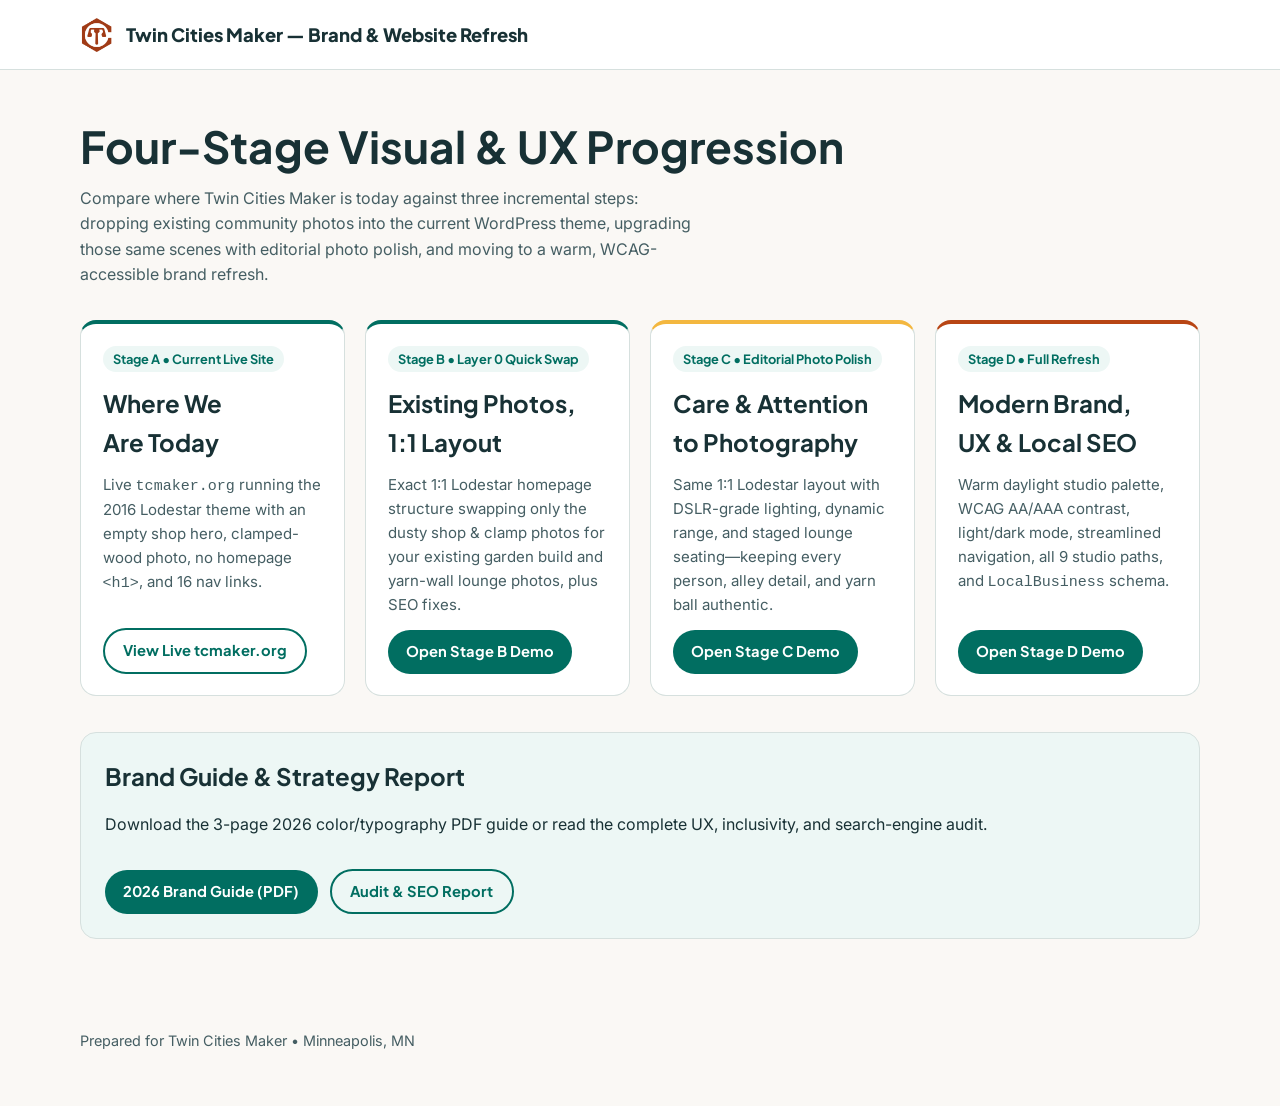
<file: index.html>
<!DOCTYPE html>
<html lang="en">
<head>
  <meta charset="utf-8">
  <meta name="viewport" content="width=device-width, initial-scale=1.0">
  <meta name="color-scheme" content="light dark">
  <title>Twin Cities Maker — Website &amp; Brand Refresh Demos</title>
  <meta name="description" content="Side-by-side comparison demos for Twin Cities Maker (tcmaker.org): current site, Layer 0 image swap, editorial photo upgrade, and full modern brand refresh.">

  <link rel="preconnect" href="https://fonts.googleapis.com">
  <link rel="preconnect" href="https://fonts.gstatic.com" crossorigin>
  <link href="https://fonts.googleapis.com/css2?family=Inter:wght@400;500;600;700&family=Plus+Jakarta+Sans:wght@700;800&display=swap" rel="stylesheet">

  <style>
    :root {
      color-scheme: light dark;
      --bg-canvas-light: #faf8f5;
      --bg-surface-light: #ffffff;
      --bg-tint-light: #edf7f5;
      --text-primary-light: #183135;
      --text-muted-light: #455e63;
      --brand-teal-light: #016e61;
      --brand-terracotta-light: #b84514;
      --brand-amber-light: #f3b73f;
      --border-light: #d6e0de;

      --bg-canvas-dark: #122023;
      --bg-surface-dark: #1a2d31;
      --bg-tint-dark: #16292c;
      --text-primary-dark: #f2f5f4;
      --text-muted-dark: #b7c9cb;
      --brand-teal-dark: #4fd1be;
      --brand-terracotta-dark: #ff9868;
      --brand-amber-dark: #f5c358;
      --border-dark: #2c474c;

      --bg-canvas: var(--bg-canvas-light);
      --bg-surface: var(--bg-surface-light);
      --bg-tint: var(--bg-tint-light);
      --text-primary: var(--text-primary-light);
      --text-muted: var(--text-muted-light);
      --brand-teal: var(--brand-teal-light);
      --brand-terracotta: var(--brand-terracotta-light);
      --brand-amber: var(--brand-amber-light);
      --border: var(--border-light);
      --text-on-primary: #ffffff;
    }

    @media (prefers-color-scheme: dark) {
      :root {
        --bg-canvas: var(--bg-canvas-dark);
        --bg-surface: var(--bg-surface-dark);
        --bg-tint: var(--bg-tint-dark);
        --text-primary: var(--text-primary-dark);
        --text-muted: var(--text-muted-dark);
        --brand-teal: var(--brand-teal-dark);
        --brand-terracotta: var(--brand-terracotta-dark);
        --brand-amber: var(--brand-amber-dark);
        --border: var(--border-dark);
        --text-on-primary: #122023;
      }
    }

    @supports (color: light-dark(white, black)) {
      :root {
        --bg-canvas: light-dark(var(--bg-canvas-light), var(--bg-canvas-dark));
        --bg-surface: light-dark(var(--bg-surface-light), var(--bg-surface-dark));
        --bg-tint: light-dark(var(--bg-tint-light), var(--bg-tint-dark));
        --text-primary: light-dark(var(--text-primary-light), var(--text-primary-dark));
        --text-muted: light-dark(var(--text-muted-light), var(--text-muted-dark));
        --brand-teal: light-dark(var(--brand-teal-light), var(--brand-teal-dark));
        --brand-terracotta: light-dark(var(--brand-terracotta-light), var(--brand-terracotta-dark));
        --brand-amber: light-dark(var(--brand-amber-light), var(--brand-amber-dark));
        --border: light-dark(var(--border-light), var(--border-dark));
        --text-on-primary: light-dark(#ffffff, #122023);
      }
    }

    *, *::before, *::after { box-sizing: border-box; }

    body {
      margin: 0;
      font-family: "Inter", system-ui, sans-serif;
      font-size: 1rem;
      line-height: 1.6;
      color: var(--text-primary);
      background-color: var(--bg-canvas);
    }

    .visually-hidden:where(:not(:focus-within, :active)) {
      position: absolute !important;
      clip-path: inset(50%) !important;
      overflow: hidden !important;
      width: 1px !important;
      height: 1px !important;
      margin: -1px !important;
      padding: 0 !important;
      border: 0 !important;
      white-space: nowrap !important;
    }

    .skip-link:focus-visible {
      position: fixed;
      inset-block-start: 0.75rem;
      inset-inline-start: 0.75rem;
      z-index: 1000;
      padding: 0.75rem 1rem;
      background-color: var(--brand-teal);
      color: var(--text-on-primary);
      font-weight: 700;
      text-decoration: none;
      border-radius: 0.5rem;
    }

    :where(a:any-link):focus-visible {
      outline: 3px solid var(--brand-terracotta);
      outline-offset: 3px;
      border-radius: 0.25rem;
    }

    .container {
      inline-size: min(100% - 2rem, 70rem);
      margin-inline: auto;
    }

    header {
      background-color: var(--bg-surface);
      border-block-end: 1px solid var(--border);
      padding-block: 1.1rem;
    }

    .header-row {
      display: flex;
      align-items: center;
      gap: 0.75rem;
      font-family: "Plus Jakarta Sans", system-ui, sans-serif;
      font-weight: 800;
      font-size: 1.15rem;
    }

    main {
      padding-block: clamp(2rem, 4vw, 3.5rem);
    }

    h1, h2 {
      font-family: "Plus Jakarta Sans", system-ui, sans-serif;
      margin: 0;
      text-wrap: balance;
    }

    h1 {
      font-size: clamp(1.85rem, 1.3rem + 2vw, 2.75rem);
      line-height: 1.15;
    }

    .lead {
      margin-block: 0.85rem 2rem;
      max-inline-size: 62ch;
      color: var(--text-muted);
      text-wrap: pretty;
    }

    .stage-grid {
      list-style: none;
      margin: 0;
      padding: 0;
      display: grid;
      grid-template-columns: repeat(auto-fit, minmax(16.5rem, 1fr));
      gap: 1.25rem;
    }

    .stage-card {
      display: flex;
      flex-direction: column;
      gap: 0.75rem;
      padding: 1.35rem;
      background-color: var(--bg-surface);
      border: 1px solid var(--border);
      border-block-start: 4px solid var(--brand-teal);
      border-radius: 1rem;
    }

    .stage-card.is-c { border-block-start-color: var(--brand-amber); }
    .stage-card.is-d { border-block-start-color: var(--brand-terracotta); }

    .badge {
      align-self: flex-start;
      padding: 0.2rem 0.65rem;
      border-radius: 999px;
      background-color: var(--bg-tint);
      color: var(--brand-teal);
      font-family: "Plus Jakarta Sans", system-ui, sans-serif;
      font-size: 0.8rem;
      font-weight: 700;
    }

    .stage-card p {
      margin: 0;
      color: var(--text-muted);
      font-size: 0.94rem;
    }

    .btn {
      margin-block-start: auto;
      display: inline-flex;
      align-items: center;
      justify-content: center;
      min-block-size: 2.75rem;
      padding: 0.55rem 1.15rem;
      border-radius: 999px;
      background-color: var(--brand-teal);
      color: var(--text-on-primary);
      font-family: "Plus Jakarta Sans", system-ui, sans-serif;
      font-size: 0.92rem;
      font-weight: 700;
      text-decoration: none;
      align-self: flex-start;
    }

    .btn-outline {
      background-color: transparent;
      color: var(--brand-teal);
      border: 2px solid var(--brand-teal);
    }

    .docs-box {
      margin-block-start: 2.25rem;
      padding: 1.5rem;
      background-color: var(--bg-tint);
      border: 1px solid var(--border);
      border-radius: 1rem;
      display: flex;
      flex-wrap: wrap;
      align-items: center;
      justify-content: space-between;
      gap: 1rem;
    }

    .docs-actions {
      display: flex;
      flex-wrap: wrap;
      gap: 0.75rem;
    }

    footer {
      padding-block: 1.5rem 2.5rem;
      color: var(--text-muted);
      font-size: 0.9rem;
    }

    @media (forced-colors: active) {
      .stage-card, .docs-box { border: 1px solid CanvasText; }
      .btn { border: 2px solid ButtonText; background: ButtonFace; color: ButtonText; }
    }
  </style>
</head>
<body>
  <a href="#main-heading" class="skip-link visually-hidden">Skip to content</a>

  <header>
    <div class="container header-row">
      <img src="sample-home/assets/tcm-logomark.png" alt="" width="34" height="34">
      <span>Twin Cities Maker — Brand &amp; Website Refresh</span>
    </div>
  </header>

  <main>
    <div class="container">
      <h1 id="main-heading" tabindex="-1">Four-Stage Visual &amp; UX Progression</h1>
      <p class="lead">
        Compare where Twin Cities Maker is today against three incremental steps: dropping existing community photos into the current WordPress theme, upgrading those same scenes with editorial photo polish, and moving to a warm, WCAG-accessible brand refresh.
      </p>

      <ul class="stage-grid" role="list">
        <li class="stage-card">
          <span class="badge">Stage A &bull; Current Live Site</span>
          <h2>Where We Are Today</h2>
          <p>Live <code>tcmaker.org</code> running the 2016 Lodestar theme with an empty shop hero, clamped-wood photo, no homepage <code>&lt;h1&gt;</code>, and 16 nav links.</p>
          <a class="btn btn-outline" href="https://tcmaker.org/">View Live tcmaker.org</a>
        </li>

        <li class="stage-card">
          <span class="badge">Stage B &bull; Layer 0 Quick Swap</span>
          <h2>Existing Photos, 1:1 Layout</h2>
          <p>Exact 1:1 Lodestar homepage structure swapping only the dusty shop &amp; clamp photos for your existing garden build and yarn-wall lounge photos, plus SEO fixes.</p>
          <a class="btn" href="layer0-image-swap/">Open Stage B Demo</a>
        </li>

        <li class="stage-card is-c">
          <span class="badge">Stage C &bull; Editorial Photo Polish</span>
          <h2>Care &amp; Attention to Photography</h2>
          <p>Same 1:1 Lodestar layout with DSLR-grade lighting, dynamic range, and staged lounge seating—keeping every person, alley detail, and yarn ball authentic.</p>
          <a class="btn" href="layer0-pro-photo/">Open Stage C Demo</a>
        </li>

        <li class="stage-card is-d">
          <span class="badge">Stage D &bull; Full Refresh</span>
          <h2>Modern Brand, UX &amp; Local SEO</h2>
          <p>Warm daylight studio palette, WCAG AA/AAA contrast, light/dark mode, streamlined navigation, all 9 studio paths, and <code>LocalBusiness</code> schema.</p>
          <a class="btn" href="sample-home/">Open Stage D Demo</a>
        </li>
      </ul>

      <section class="docs-box" aria-labelledby="docs-heading">
        <div>
          <h2 id="docs-heading">Brand Guide &amp; Strategy Report</h2>
          <p>Download the 3-page 2026 color/typography PDF guide or read the complete UX, inclusivity, and search-engine audit.</p>
        </div>
        <div class="docs-actions">
          <a class="btn" href="Twin-Cities-Maker-Brand-Guide-2026.pdf">2026 Brand Guide (PDF)</a>
          <a class="btn btn-outline" href="https://github.com/nanobrad/tcmaker-refresh/blob/main/rebrand-and-seo-report.md">Audit &amp; SEO Report</a>
        </div>
      </section>
    </div>
  </main>

  <footer>
    <div class="container">
      <p>Prepared for Twin Cities Maker &bull; Minneapolis, MN</p>
    </div>
  </footer>
</body>
</html>
</file>
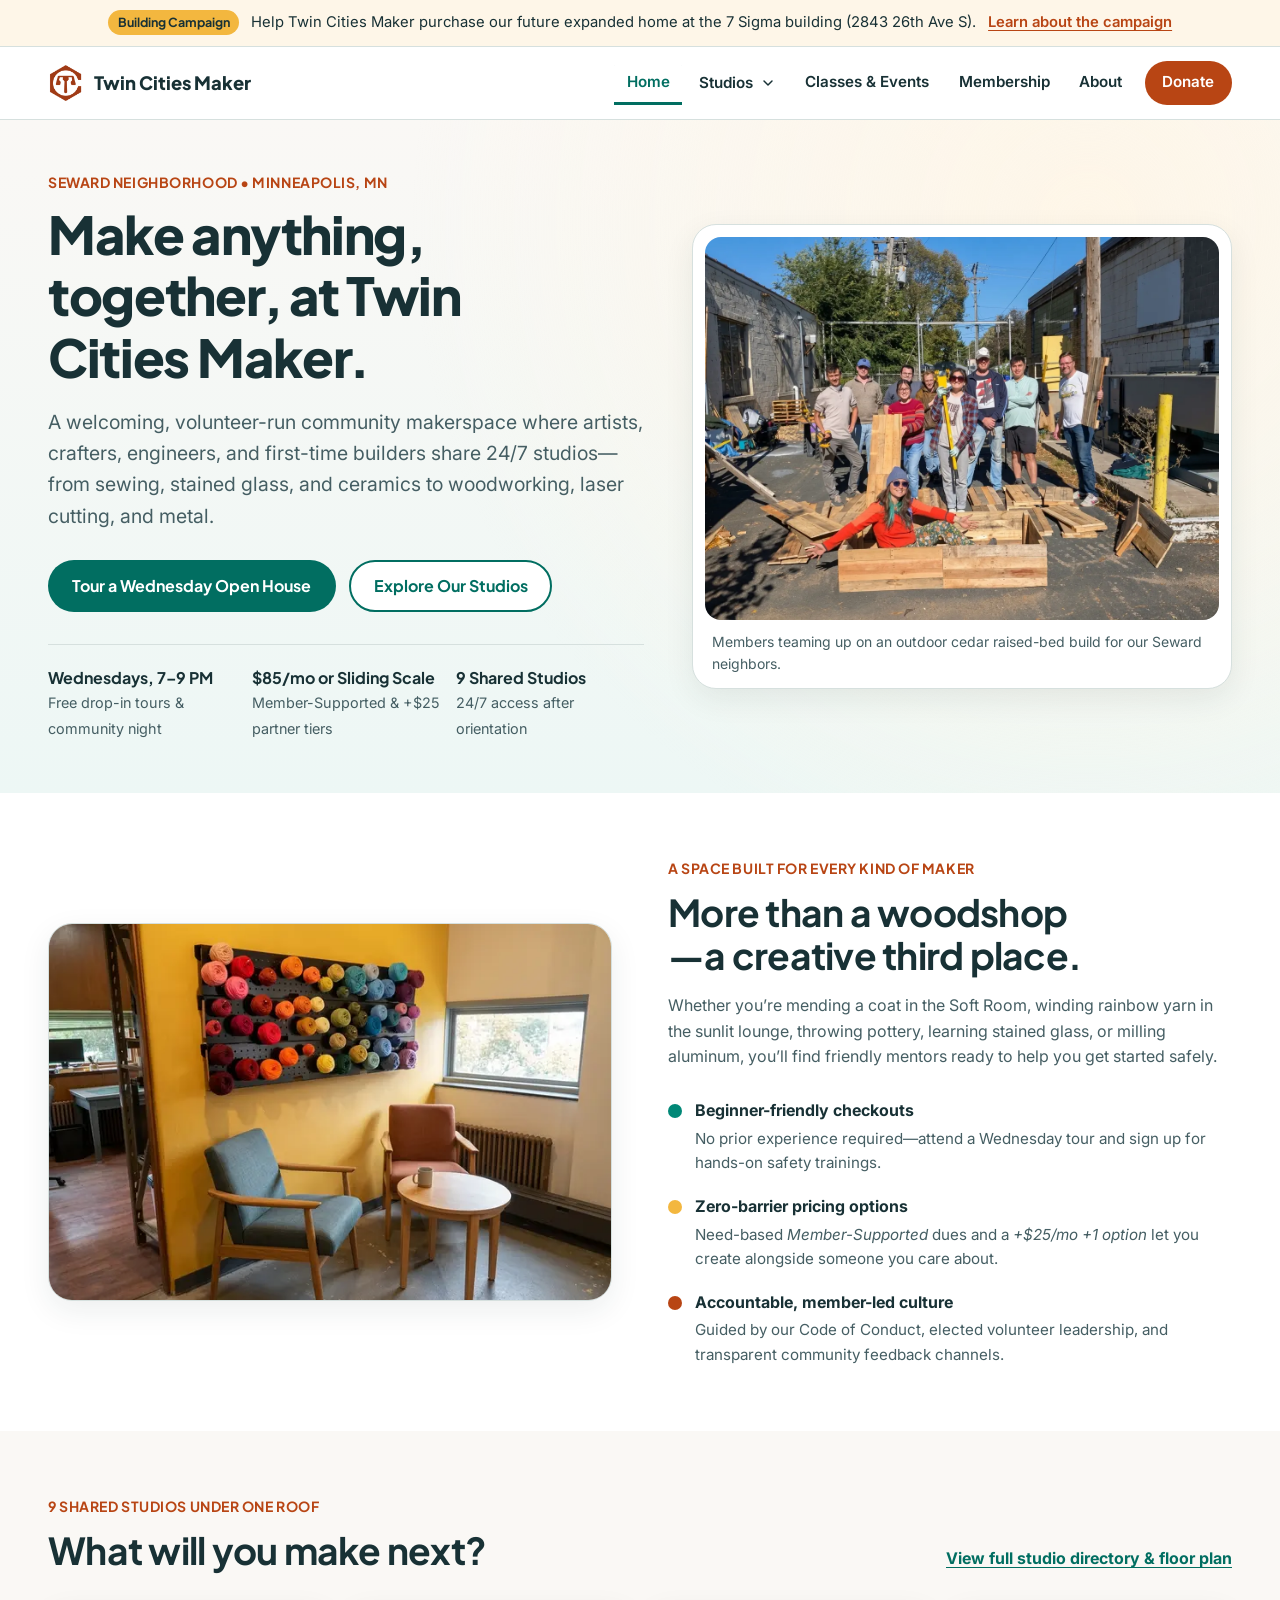
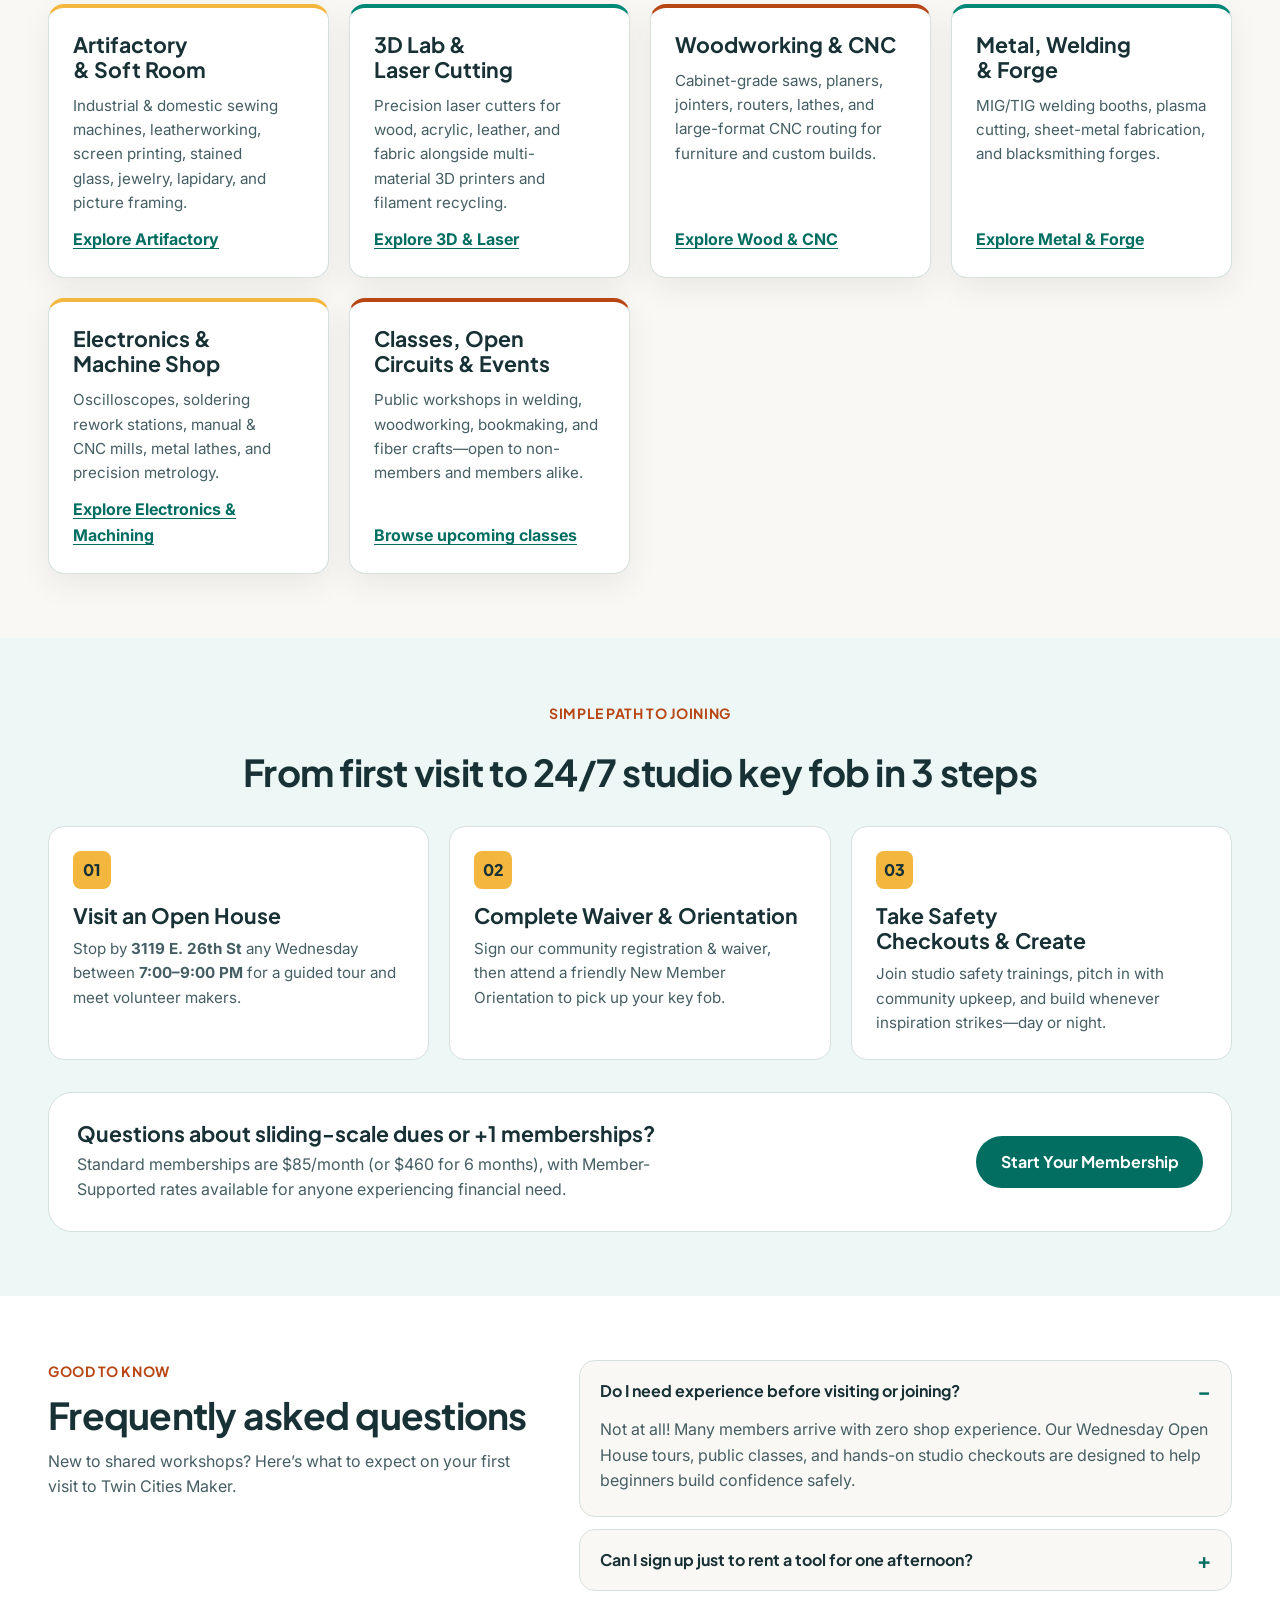
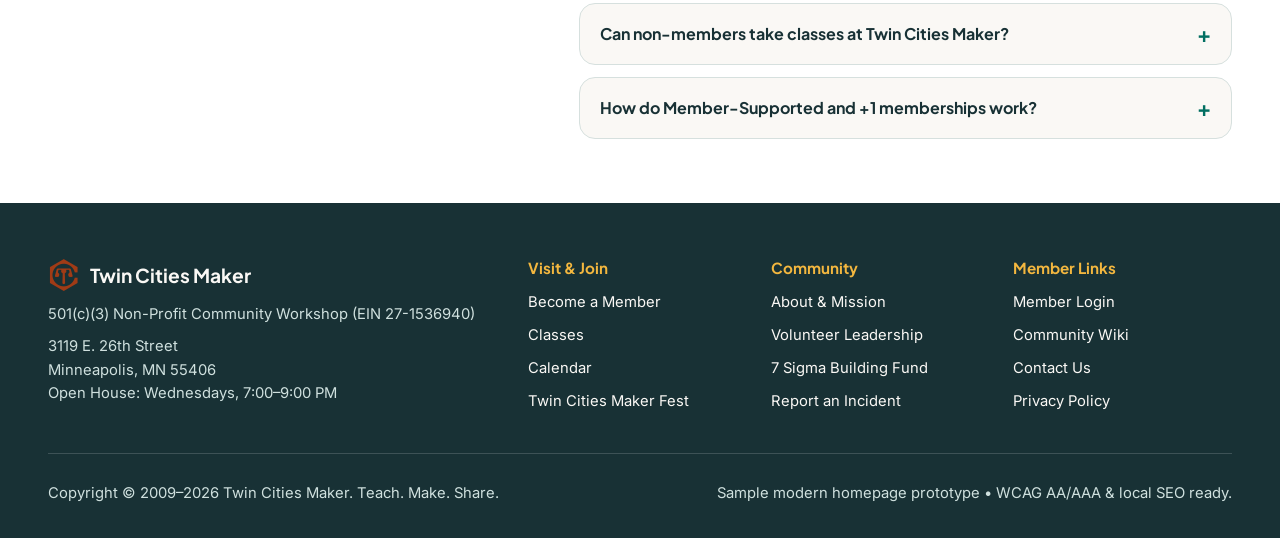
<file: sample-home/index.html>
<!DOCTYPE html>
<html lang="en">
<head>
  <meta charset="utf-8">
  <meta name="viewport" content="width=device-width, initial-scale=1.0">
  <meta name="color-scheme" content="light dark">

  <title>Twin Cities Maker | Inclusive Minneapolis Makerspace &amp; Community Workshop</title>
  <meta name="description" content="Twin Cities Maker (TC Maker) is a non-profit, volunteer-run community makerspace in Minneapolis’s Seward neighborhood. Explore 24/7 shared studios in fiber arts, ceramics, stained glass, woodworking, metal, laser cutting, and electronics—or tour a free Wednesday Open House.">
  <meta name="robots" content="max-image-preview:large">

  <!-- Open Graph / Social Sharing -->
  <meta property="og:type" content="website">
  <meta property="og:site_name" content="Twin Cities Maker">
  <meta property="og:title" content="Twin Cities Maker | Minneapolis Community Makerspace">
  <meta property="og:description" content="A welcoming, 24/7 volunteer-driven workshop in Seward, Minneapolis for artists, crafters, engineers, and curious beginners. Visit our Wednesday Open House (7–9 PM).">
  <meta property="og:url" content="https://tcmaker.org/">
  <meta property="og:image" content="https://tcmaker.org/assets/community-garden-pro-1200w.jpg">
  <meta property="og:image:width" content="1200">
  <meta property="og:image:height" content="896">
  <meta property="og:image:alt" content="Twin Cities Maker members smiling together outdoors while building raised cedar community garden beds.">

  <!-- Typography: warm geometric display + accessible body -->
  <link rel="preconnect" href="https://fonts.googleapis.com">
  <link rel="preconnect" href="https://fonts.gstatic.com" crossorigin>
  <link href="https://fonts.googleapis.com/css2?family=Inter:wght@400;500;600;700&family=Plus+Jakarta+Sans:wght@600;700;800&display=swap" rel="stylesheet">

  <link rel="stylesheet" href="styles.css">

  <!-- LocalBusiness + Organization JSON-LD for strong branded & local Minneapolis SEO -->
  <script type="application/ld+json">
    {
      "@context": "https://schema.org",
      "@graph": [
        {
          "@type": ["LocalBusiness", "CivicStructure"],
          "@id": "https://tcmaker.org/#organization",
          "name": "Twin Cities Maker",
          "alternateName": "TC Maker",
          "url": "https://tcmaker.org/",
          "logo": "https://tcmaker.org/assets/tcm-logomark.png",
          "image": "https://tcmaker.org/assets/community-garden-pro-1200w.jpg",
          "description": "Twin Cities Maker is a 501(c)(3) non-profit, volunteer-driven community makerspace and shared workshop in Minneapolis offering 24/7 member access to wood, metal, ceramics, textiles, stained glass, laser, 3D printing, and electronics studios.",
          "address": {
            "@type": "PostalAddress",
            "streetAddress": "3119 E. 26th Street",
            "addressLocality": "Minneapolis",
            "addressRegion": "MN",
            "postalCode": "55406",
            "addressCountry": "US"
          },
          "openingHoursSpecification": [
            {
              "@type": "OpeningHoursSpecification",
              "dayOfWeek": "Wednesday",
              "opens": "19:00",
              "closes": "21:00",
              "description": "Public Open House & Guided Tours"
            }
          ],
          "sameAs": [
            "https://www.facebook.com/TwinCitiesMaker",
            "https://discord.com"
          ]
        },
        {
          "@type": "WebSite",
          "@id": "https://tcmaker.org/#website",
          "url": "https://tcmaker.org/",
          "name": "Twin Cities Maker",
          "publisher": { "@id": "https://tcmaker.org/#organization" },
          "inLanguage": "en-US"
        }
      ]
    }
  </script>

  <script type="module" src="app.js"></script>
</head>
<body>
  <a href="#main-heading" class="skip-link visually-hidden">Skip to main content</a>

  <!-- Non-blocking, dismissible-by-scroll inline campaign strip -->
  <div class="campaign-strip">
    <div class="container campaign-inner">
      <p>
        <span class="campaign-badge">Building Campaign</span>
        Help Twin Cities Maker purchase our future expanded home at the 7 Sigma building (2843 26th Ave S).
        <a href="https://tcmaker.org/help-us-buy-a-building/">Learn about the campaign</a>
      </p>
    </div>
  </div>

  <header class="site-header">
    <div class="container header-inner">
      <a class="site-logo" href="index.html">
        <img
          src="assets/tcm-logomark.png"
          alt=""
          width="36"
          height="36"
        >
        <span class="site-logo-text">Twin Cities Maker</span>
      </a>

      <nav class="site-nav" aria-label="Primary">
        <button
          class="menu-button"
          type="button"
          popovertarget="site-menu"
          popovertargetaction="toggle"
          aria-controls="site-menu"
        >
          <svg class="menu-icon" aria-hidden="true" viewBox="0 0 24 24" width="20" height="20" fill="none" stroke="currentColor" stroke-width="2" stroke-linecap="round">
            <line x1="4" y1="7" x2="20" y2="7"></line>
            <line x1="4" y1="12" x2="20" y2="12"></line>
            <line x1="4" y1="17" x2="20" y2="17"></line>
          </svg>
          <span>Menu</span>
        </button>

        <ul id="site-menu" class="site-menu" popover="auto">
          <li><a href="index.html" aria-current="page">Home</a></li>
          <li class="nav-dropdown">
            <button
              class="dropdown-trigger"
              type="button"
              aria-expanded="false"
              aria-controls="workshops-menu"
              popovertarget="workshops-menu"
            >
              <span>Studios</span>
              <svg class="chevron-icon" aria-hidden="true" viewBox="0 0 24 24" width="16" height="16" fill="none" stroke="currentColor" stroke-width="2.2" stroke-linecap="round" stroke-linejoin="round">
                <polyline points="6 9 12 15 18 9"></polyline>
              </svg>
            </button>
            <ul id="workshops-menu" class="dropdown-list">
              <li><a href="https://tcmaker.org/workshop/artifactory/">Artifactory &amp; Textiles</a></li>
              <li><a href="https://tcmaker.org/workshop/3d-lab/">3D Lab &amp; Laser Shop</a></li>
              <li><a href="https://tcmaker.org/workshop/wood-shop/">Wood Shop</a></li>
              <li><a href="https://tcmaker.org/workshop/metal-shop/">Metal, Welding &amp; Forge</a></li>
              <li><a href="https://tcmaker.org/workshop/electronics/">Electronics &amp; CNC</a></li>
              <li><a href="https://tcmaker.org/workshop/">All 9 Studio Areas</a></li>
            </ul>
          </li>
          <li><a href="https://tcmaker.org/classes/">Classes &amp; Events</a></li>
          <li><a href="https://tcmaker.org/membership/">Membership</a></li>
          <li><a href="https://tcmaker.org/about/">About</a></li>
          <li><a class="nav-cta" href="https://tcmaker.org/donate-online/">Donate</a></li>
        </ul>
      </nav>
    </div>
  </header>

  <main id="content">
    <!-- HERO SECTION -->
    <section class="hero">
      <div class="container hero-grid">
        <div class="hero-copy">
          <p class="eyebrow">Seward Neighborhood • Minneapolis, MN</p>
          <h1 id="main-heading" tabindex="-1">Make anything, together, at Twin Cities Maker.</h1>
          <p class="lead">
            A welcoming, volunteer-run community makerspace where artists, crafters, engineers, and first-time builders share 24/7 studios—from sewing, stained glass, and ceramics to woodworking, laser cutting, and metal.
          </p>
          <div class="hero-actions">
            <a class="btn btn-primary" href="https://tcmaker.org/membership/">Tour a Wednesday Open House</a>
            <a class="btn btn-secondary" href="#studios">Explore Our Studios</a>
          </div>
          <ul class="hero-highlights" role="list">
            <li>
              <strong>Wednesdays, 7–9 PM</strong>
              <span>Free drop-in tours &amp; community night</span>
            </li>
            <li>
              <strong>$85/mo or Sliding Scale</strong>
              <span>Member-Supported &amp; +$25 partner tiers</span>
            </li>
            <li>
              <strong>9 Shared Studios</strong>
              <span>24/7 access after orientation</span>
            </li>
          </ul>
        </div>

        <figure class="hero-media">
          <picture>
            <source
              type="image/webp"
              srcset="assets/community-garden-pro-640w.webp 640w, assets/community-garden-pro-1200w.webp 1200w"
              sizes="(max-width: 900px) 100vw, 52vw"
            >
            <img
              src="assets/community-garden-pro-1200w.jpg"
              alt="Nine smiling Twin Cities Maker members outdoors in bright sunlight building wooden raised beds for a community garden project, with a maker sitting happily inside the finished frame."
              width="1200"
              height="896"
              fetchpriority="high"
              loading="eager"
            >
          </picture>
          <figcaption>Members teaming up on an outdoor cedar raised-bed build for our Seward neighbors.</figcaption>
        </figure>
      </div>
    </section>

    <!-- LOUNGE & INCLUSIVE SPACE SPOTLIGHT -->
    <section class="lounge-section">
      <div class="container lounge-grid">
        <figure class="lounge-media">
          <picture>
            <source
              type="image/webp"
              srcset="assets/tcm-lounge-pro-640w.webp 640w, assets/tcm-lounge-pro-1264w.webp 1264w"
              sizes="(max-width: 900px) 100vw, 48vw"
            >
            <img
              src="assets/tcm-lounge-pro-1264w.jpg"
              alt="Sunlit Twin Cities Maker lounge featuring a warm golden-ochre wall with a rainbow-sorted pegboard of colorful yarn balls, oak-framed teal and rust armchairs around a round wooden table, and an adjoining maker workspace."
              width="1264"
              height="848"
              loading="lazy"
            >
          </picture>
        </figure>

        <div class="lounge-copy">
          <p class="eyebrow">A Space Built for Every Kind of Maker</p>
          <h2>More than a woodshop—a creative third place.</h2>
          <p>
            Whether you’re mending a coat in the Soft Room, winding rainbow yarn in the sunlit lounge, throwing pottery, learning stained glass, or milling aluminum, you’ll find friendly mentors ready to help you get started safely.
          </p>
          <ul class="pillar-list" role="list">
            <li>
              <span class="pillar-dot pillar-teal" aria-hidden="true"></span>
              <div>
                <strong>Beginner-friendly checkouts</strong>
                <p>No prior experience required—attend a Wednesday tour and sign up for hands-on safety trainings.</p>
              </div>
            </li>
            <li>
              <span class="pillar-dot pillar-amber" aria-hidden="true"></span>
              <div>
                <strong>Zero-barrier pricing options</strong>
                <p>Need-based <em>Member-Supported</em> dues and a <em>+$25/mo +1 option</em> let you create alongside someone you care about.</p>
              </div>
            </li>
            <li>
              <span class="pillar-dot pillar-terracotta" aria-hidden="true"></span>
              <div>
                <strong>Accountable, member-led culture</strong>
                <p>Guided by our Code of Conduct, elected volunteer leadership, and transparent community feedback channels.</p>
              </div>
            </li>
          </ul>
        </div>
      </div>
    </section>

    <!-- STUDIOS & CRAFT DISCIPLINES -->
    <section id="studios" class="studios-section">
      <div class="container">
        <div class="section-header">
          <div>
            <p class="eyebrow">9 Shared Studios Under One Roof</p>
            <h2>What will you make next?</h2>
          </div>
          <a class="section-link" href="https://tcmaker.org/workshop/">View full studio directory &amp; floor plan</a>
        </div>

        <ul class="studio-grid" role="list">
          <li class="studio-card studio-accent-amber">
            <h3>Artifactory &amp; Soft Room</h3>
            <p>Industrial &amp; domestic sewing machines, leatherworking, screen printing, stained glass, jewelry, lapidary, and picture framing.</p>
            <a href="https://tcmaker.org/workshop/artifactory/">Explore Artifactory</a>
          </li>
          <li class="studio-card studio-accent-teal">
            <h3>3D Lab &amp; Laser Cutting</h3>
            <p>Precision laser cutters for wood, acrylic, leather, and fabric alongside multi-material 3D printers and filament recycling.</p>
            <a href="https://tcmaker.org/workshop/3d-lab/">Explore 3D &amp; Laser</a>
          </li>
          <li class="studio-card studio-accent-terracotta">
            <h3>Woodworking &amp; CNC</h3>
            <p>Cabinet-grade saws, planers, jointers, routers, lathes, and large-format CNC routing for furniture and custom builds.</p>
            <a href="https://tcmaker.org/workshop/wood-shop/">Explore Wood &amp; CNC</a>
          </li>
          <li class="studio-card studio-accent-teal">
            <h3>Metal, Welding &amp; Forge</h3>
            <p>MIG/TIG welding booths, plasma cutting, sheet-metal fabrication, and blacksmithing forges.</p>
            <a href="https://tcmaker.org/workshop/metal-shop/">Explore Metal &amp; Forge</a>
          </li>
          <li class="studio-card studio-accent-amber">
            <h3>Electronics &amp; Machine Shop</h3>
            <p>Oscilloscopes, soldering rework stations, manual &amp; CNC mills, metal lathes, and precision metrology.</p>
            <a href="https://tcmaker.org/workshop/electronics/">Explore Electronics &amp; Machining</a>
          </li>
          <li class="studio-card studio-accent-terracotta">
            <h3>Classes, Open Circuits &amp; Events</h3>
            <p>Public workshops in welding, woodworking, bookmaking, and fiber crafts—open to non-members and members alike.</p>
            <a href="https://tcmaker.org/classes/">Browse upcoming classes</a>
          </li>
        </ul>
      </div>
    </section>

    <!-- HOW TO JOIN (3 CLEAR STEPS) -->
    <section class="join-section">
      <div class="container">
        <div class="section-header centered">
          <p class="eyebrow">Simple Path to Joining</p>
          <h2>From first visit to 24/7 studio key fob in 3 steps</h2>
        </div>

        <ol class="steps-grid">
          <li class="step-card">
            <span class="step-num" aria-hidden="true">01</span>
            <h3>Visit an Open House</h3>
            <p>Stop by <strong>3119 E. 26th St</strong> any Wednesday between <strong>7:00–9:00 PM</strong> for a guided tour and meet volunteer makers.</p>
          </li>
          <li class="step-card">
            <span class="step-num" aria-hidden="true">02</span>
            <h3>Complete Waiver &amp; Orientation</h3>
            <p>Sign our community registration &amp; waiver, then attend a friendly New Member Orientation to pick up your key fob.</p>
          </li>
          <li class="step-card">
            <span class="step-num" aria-hidden="true">03</span>
            <h3>Take Safety Checkouts &amp; Create</h3>
            <p>Join studio safety trainings, pitch in with community upkeep, and build whenever inspiration strikes—day or night.</p>
          </li>
        </ol>

        <div class="join-cta-bar">
          <div>
            <h3>Questions about sliding-scale dues or +1 memberships?</h3>
            <p>Standard memberships are $85/month (or $460 for 6 months), with Member-Supported rates available for anyone experiencing financial need.</p>
          </div>
          <a class="btn btn-primary" href="https://tcmaker.org/membership/">Start Your Membership</a>
        </div>
      </div>
    </section>

    <!-- ACCESSIBLE FAQ ACCORDION (Native <details name="faq">) -->
    <section class="faq-section" aria-labelledby="faq-heading">
      <div class="container faq-layout">
        <div class="faq-intro">
          <p class="eyebrow">Good to Know</p>
          <h2 id="faq-heading">Frequently asked questions</h2>
          <p>New to shared workshops? Here’s what to expect on your first visit to Twin Cities Maker.</p>
        </div>

        <div class="faq-list">
          <details name="faq" open>
            <summary>Do I need experience before visiting or joining?</summary>
            <div class="faq-body">
              <p>Not at all! Many members arrive with zero shop experience. Our Wednesday Open House tours, public classes, and hands-on studio checkouts are designed to help beginners build confidence safely.</p>
            </div>
          </details>

          <details name="faq">
            <summary>Can I sign up just to rent a tool for one afternoon?</summary>
            <div class="faq-body">
              <p>We’re a volunteer-run educational nonprofit rather than an on-demand rental shop, so members attend an orientation and safety checkouts before using equipment—which keeps everyone safe and our tools running smoothly.</p>
            </div>
          </details>

          <details name="faq">
            <summary>Can non-members take classes at Twin Cities Maker?</summary>
            <div class="faq-body">
              <p>Yes! Most classes—from introductory welding and woodworking to stained glass and bookmaking—are open to the general public as well as members.</p>
            </div>
          </details>

          <details name="faq">
            <summary>How do Member-Supported and +1 memberships work?</summary>
            <div class="faq-body">
              <p>Anyone who needs financial flexibility can request Member-Supported discounted dues—no student or senior ID required. Full members can also add a +1 partner, friend, or family member for $25/month to create together.</p>
            </div>
          </details>
        </div>
      </div>
    </section>
  </main>

  <footer class="site-footer">
    <div class="container footer-grid">
      <div class="footer-brand">
        <div class="footer-logo-row">
          <img src="assets/tcm-logomark.png" alt="" width="32" height="32" loading="lazy">
          <strong>Twin Cities Maker</strong>
        </div>
        <p>501(c)(3) Non-Profit Community Workshop (EIN 27-1536940)</p>
        <address>
          3119 E. 26th Street<br>
          Minneapolis, MN 55406<br>
          Open House: Wednesdays, 7:00–9:00 PM
        </address>
      </div>

      <nav class="footer-nav" aria-label="Footer">
        <div>
          <h3>Visit &amp; Join</h3>
          <ul>
            <li><a href="https://tcmaker.org/membership/">Become a Member</a></li>
            <li><a href="https://tcmaker.org/classes/">Classes</a></li>
            <li><a href="https://tcmaker.org/calendar/">Calendar</a></li>
            <li><a href="https://tcmaker.org/twin-cities-makerfest/">Twin Cities Maker Fest</a></li>
          </ul>
        </div>
        <div>
          <h3>Community</h3>
          <ul>
            <li><a href="https://tcmaker.org/about/">About &amp; Mission</a></li>
            <li><a href="https://tcmaker.org/leadership/">Volunteer Leadership</a></li>
            <li><a href="https://tcmaker.org/help-us-buy-a-building/">7 Sigma Building Fund</a></li>
            <li><a href="https://tcmaker.org/report-an-incident/">Report an Incident</a></li>
          </ul>
        </div>
        <div>
          <h3>Member Links</h3>
          <ul>
            <li><a href="https://wa.tcmaker.org/">Member Login</a></li>
            <li><a href="https://wiki.tcmaker.org/">Community Wiki</a></li>
            <li><a href="https://tcmaker.org/contact/">Contact Us</a></li>
            <li><a href="https://tcmaker.org/privacy-policy/">Privacy Policy</a></li>
          </ul>
        </div>
      </nav>
    </div>

    <div class="container footer-bottom">
      <p>Copyright &copy; 2009–2026 Twin Cities Maker. Teach. Make. Share.</p>
      <p>Sample modern homepage prototype &bull; WCAG AA/AAA &amp; local SEO ready.</p>
    </div>
  </footer>
</body>
</html>
</file>
<file: sample-home/styles.css>
/* ==========================================================================
   Twin Cities Maker — Evolved Brand Stylesheet
   Accessible light & dark schemes, logical properties, fluid typography,
   and progressive-enhancement popover navigation.
   ========================================================================== */

:root {
  color-scheme: light dark;

  /* Raw Light Tokens (Warm Daylight Studio) */
  --bg-canvas-light: #faf8f5;
  --bg-surface-light: #ffffff;
  --bg-tint-teal-light: #edf7f5;
  --bg-tint-amber-light: #fef6e8;
  --bg-footer-light: #183135;

  --text-primary-light: #183135;
  --text-muted-light: #455e63;
  --text-on-dark-light: #faf8f5;

  --brand-teal-light: #016e61;
  --brand-teal-hover-light: #01564c;
  --brand-teal-accent-light: #018877;
  --brand-terracotta-light: #b84514;
  --brand-terracotta-hover-light: #96360d;
  --brand-amber-light: #f3b73f;
  --brand-amber-text-light: #183135;

  --border-subtle-light: #d6e0de;
  --focus-ring-light: #b84514;

  /* Raw Dark Tokens (Warm Evening Studio) */
  --bg-canvas-dark: #122023;
  --bg-surface-dark: #1a2d31;
  --bg-tint-teal-dark: #16292c;
  --bg-tint-amber-dark: #252218;
  --bg-footer-dark: #0d1719;

  --text-primary-dark: #f2f5f4;
  --text-muted-dark: #b7c9cb;
  --text-on-dark-dark: #f2f5f4;

  --brand-teal-dark: #4fd1be;
  --brand-teal-hover-dark: #74dfd0;
  --brand-teal-accent-dark: #4fd1be;
  --brand-terracotta-dark: #ff9868;
  --brand-terracotta-hover-dark: #ffb28d;
  --brand-amber-dark: #f5c358;
  --brand-amber-text-dark: #122023;

  --border-subtle-dark: #2c474c;
  --focus-ring-dark: #f5c358;

  /* Default Active Tokens (Light) */
  --bg-canvas: var(--bg-canvas-light);
  --bg-surface: var(--bg-surface-light);
  --bg-tint-teal: var(--bg-tint-teal-light);
  --bg-tint-amber: var(--bg-tint-amber-light);
  --bg-footer: var(--bg-footer-light);

  --text-primary: var(--text-primary-light);
  --text-muted: var(--text-muted-light);
  --text-on-dark: var(--text-on-dark-light);
  --text-on-primary: #ffffff;

  --brand-teal: var(--brand-teal-light);
  --brand-teal-hover: var(--brand-teal-hover-light);
  --brand-teal-accent: var(--brand-teal-accent-light);
  --brand-terracotta: var(--brand-terracotta-light);
  --brand-terracotta-hover: var(--brand-terracotta-hover-light);
  --brand-amber: var(--brand-amber-light);
  --brand-amber-text: var(--brand-amber-text-light);

  --border-subtle: var(--border-subtle-light);
  --focus-ring: var(--focus-ring-light);

  /* Typography & Layout */
  --font-display: "Plus Jakarta Sans", system-ui, -apple-system, "Segoe UI", sans-serif;
  --font-body: "Inter", system-ui, -apple-system, "Segoe UI", sans-serif;
  --radius-sm: 0.5rem;
  --radius-md: 1rem;
  --radius-lg: 1.5rem;
  --shadow-soft: 0 10px 30px rgb(24 49 53 / 0.08);
  --shadow-popover: 0 18px 42px rgb(13 23 25 / 0.18);

  --scrollbar-track: var(--bg-canvas);
  --scrollbar-thumb: var(--text-muted);
  scrollbar-color: var(--scrollbar-thumb) var(--scrollbar-track);
  accent-color: var(--brand-teal);
}

/* Fallback for browsers without light-dark() */
@media (prefers-color-scheme: dark) {
  :root {
    --bg-canvas: var(--bg-canvas-dark);
    --bg-surface: var(--bg-surface-dark);
    --bg-tint-teal: var(--bg-tint-teal-dark);
    --bg-tint-amber: var(--bg-tint-amber-dark);
    --bg-footer: var(--bg-footer-dark);

    --text-primary: var(--text-primary-dark);
    --text-muted: var(--text-muted-dark);
    --text-on-dark: var(--text-on-dark-dark);
    --text-on-primary: #122023;

    --brand-teal: var(--brand-teal-dark);
    --brand-teal-hover: var(--brand-teal-hover-dark);
    --brand-teal-accent: var(--brand-teal-accent-dark);
    --brand-terracotta: var(--brand-terracotta-dark);
    --brand-terracotta-hover: var(--brand-terracotta-hover-dark);
    --brand-amber: var(--brand-amber-dark);
    --brand-amber-text: var(--brand-amber-text-dark);

    --border-subtle: var(--border-subtle-dark);
    --focus-ring: var(--focus-ring-dark);
  }
}

/* Progressive enhancement with light-dark() */
@supports (color: light-dark(white, black)) {
  :root {
    --bg-canvas: light-dark(var(--bg-canvas-light), var(--bg-canvas-dark));
    --bg-surface: light-dark(var(--bg-surface-light), var(--bg-surface-dark));
    --bg-tint-teal: light-dark(var(--bg-tint-teal-light), var(--bg-tint-teal-dark));
    --bg-tint-amber: light-dark(var(--bg-tint-amber-light), var(--bg-tint-amber-dark));
    --bg-footer: light-dark(var(--bg-footer-light), var(--bg-footer-dark));

    --text-primary: light-dark(var(--text-primary-light), var(--text-primary-dark));
    --text-muted: light-dark(var(--text-muted-light), var(--text-muted-dark));
    --text-on-dark: light-dark(var(--text-on-dark-light), var(--text-on-dark-dark));
    --text-on-primary: light-dark(#ffffff, #122023);

    --brand-teal: light-dark(var(--brand-teal-light), var(--brand-teal-dark));
    --brand-teal-hover: light-dark(var(--brand-teal-hover-light), var(--brand-teal-hover-dark));
    --brand-teal-accent: light-dark(var(--brand-teal-accent-light), var(--brand-teal-accent-dark));
    --brand-terracotta: light-dark(var(--brand-terracotta-light), var(--brand-terracotta-dark));
    --brand-terracotta-hover: light-dark(var(--brand-terracotta-hover-light), var(--brand-terracotta-hover-dark));
    --brand-amber: light-dark(var(--brand-amber-light), var(--brand-amber-dark));
    --brand-amber-text: light-dark(var(--brand-amber-text-light), var(--brand-amber-text-dark));

    --border-subtle: light-dark(var(--border-subtle-light), var(--border-subtle-dark));
    --focus-ring: light-dark(var(--focus-ring-light), var(--focus-ring-dark));
  }
}

/* Base Reset & Typography */
*,
*::before,
*::after {
  box-sizing: border-box;
}

body {
  margin: 0;
  font-family: var(--font-body);
  font-size: 1rem;
  line-height: 1.6;
  color: var(--text-primary);
  background-color: var(--bg-canvas);
  text-align: start;
  overflow-wrap: break-word;
}

img {
  display: block;
  max-inline-size: 100%;
  block-size: auto;
}

h1,
h2,
h3 {
  font-family: var(--font-display);
  line-height: 1.18;
  margin-block: 0;
  text-wrap: balance;
  color: var(--text-primary);
}

h1 {
  font-size: clamp(2rem, 1.35rem + 2.4vw, 3.35rem);
  font-weight: 800;
  letter-spacing: -0.025em;
}

h2 {
  font-size: clamp(1.6rem, 1.2rem + 1.4vw, 2.35rem);
  font-weight: 700;
  letter-spacing: -0.02em;
}

h3 {
  font-size: clamp(1.15rem, 1.05rem + 0.35vw, 1.35rem);
  font-weight: 700;
}

p {
  margin-block: 0;
  max-inline-size: 62ch;
  text-wrap: pretty;
}

a {
  color: var(--brand-teal);
  text-underline-offset: 0.2em;
}

a:hover {
  color: var(--brand-teal-hover);
}

:where(a:any-link, button, summary):focus-visible {
  outline: 3px solid var(--focus-ring);
  outline-offset: 3px;
  border-radius: 0.25rem;
}

/* Accessible Visually Hidden & Skip Link */
.visually-hidden:where(:not(:focus-within, :active)) {
  position: absolute !important;
  clip-path: inset(50%) !important;
  overflow: hidden !important;
  width: 1px !important;
  height: 1px !important;
  margin: -1px !important;
  padding: 0 !important;
  border: 0 !important;
  white-space: nowrap !important;
}

.skip-link:focus-visible {
  position: fixed;
  inset-block-start: 0.75rem;
  inset-inline-start: 0.75rem;
  z-index: 1000;
  padding: 0.75rem 1.15rem;
  background-color: var(--brand-teal);
  color: var(--text-on-primary);
  font-weight: 700;
  text-decoration: none;
  border-radius: var(--radius-sm);
}

.container {
  inline-size: min(100% - 2rem, 74rem);
  margin-inline: auto;
}

.eyebrow {
  font-family: var(--font-display);
  font-size: 0.875rem;
  font-weight: 700;
  letter-spacing: 0.04em;
  text-transform: uppercase;
  color: var(--brand-terracotta);
  margin-block-end: 0.65rem;
}

/* Campaign Strip */
.campaign-strip {
  background-color: var(--bg-tint-amber);
  border-block-end: 1px solid var(--border-subtle);
  padding-block: 0.65rem;
  font-size: 0.925rem;
}

.campaign-inner p {
  max-inline-size: none;
  display: flex;
  flex-wrap: wrap;
  align-items: center;
  justify-content: center;
  gap: 0.5rem 0.75rem;
  text-align: center;
}

.campaign-badge {
  display: inline-block;
  padding: 0.15rem 0.6rem;
  border-radius: 999px;
  background-color: var(--brand-amber);
  color: var(--brand-amber-text);
  font-family: var(--font-display);
  font-size: 0.78rem;
  font-weight: 700;
}

.campaign-strip a {
  font-weight: 600;
  color: var(--brand-terracotta);
}

/* ==========================================================================
   Site Header & Responsive Popover Navigation
   ========================================================================== */

.site-header {
  position: sticky;
  inset-block-start: 0;
  z-index: 50;
  background-color: var(--bg-surface);
  border-block-end: 1px solid var(--border-subtle);
}

.site-header.is-measuring * {
  transition: none !important;
}

.header-inner {
  display: flex;
  align-items: center;
  justify-content: space-between;
  gap: 1rem;
  min-block-size: 4.5rem;
}

.header-inner > * {
  flex-shrink: 0;
  white-space: nowrap;
}

.site-logo {
  display: inline-flex;
  align-items: center;
  gap: 0.65rem;
  text-decoration: none;
  color: var(--text-primary);
  font-family: var(--font-display);
  font-weight: 800;
  font-size: 1.15rem;
  min-block-size: 2.75rem;
}

.site-logo:hover {
  color: var(--brand-teal);
}

.menu-button {
  display: inline-flex;
  align-items: center;
  gap: 0.45rem;
  min-block-size: 2.75rem;
  padding: 0.5rem 0.9rem;
  border: 1px solid var(--border-subtle);
  border-radius: var(--radius-sm);
  background-color: var(--bg-canvas);
  color: var(--text-primary);
  font-family: var(--font-display);
  font-size: 0.95rem;
  font-weight: 700;
  cursor: pointer;
  anchor-name: --menu-button;
}

.site-menu {
  list-style: none;
  margin: 0;
  padding: 0.75rem;
  border: 1px solid var(--border-subtle);
  border-radius: var(--radius-md);
  background-color: var(--bg-surface);
  box-shadow: var(--shadow-popover);

  position: fixed;
  inset: auto;
  /* Simple offset fallback before Anchor Positioning */
  inset-block-start: 4.75rem;
  inset-block-start: anchor(--menu-button bottom);
  inset-inline-end: 1rem;
  inline-size: min(85dvw, 22rem);
  max-inline-size: calc(100dvw - 2rem);
  block-size: fit-content;
  max-block-size: calc(100dvh - 6rem);
  margin-block-start: 0.5rem;
  overflow: auto;
}

.site-menu[popover]:is(:popover-open, .\:popover-open) {
  display: grid;
  gap: 0.25rem;
}

.site-menu a,
.dropdown-trigger {
  display: flex;
  align-items: center;
  justify-content: space-between;
  gap: 0.4rem;
  inline-size: 100%;
  min-block-size: 2.75rem;
  padding: 0.5rem 0.85rem;
  border: 0;
  border-radius: var(--radius-sm);
  background: transparent;
  color: var(--text-primary);
  font-family: var(--font-body);
  font-size: 0.95rem;
  font-weight: 600;
  text-decoration: none;
  cursor: pointer;
}

.site-menu a:hover,
.dropdown-trigger:hover {
  background-color: var(--bg-tint-teal);
  color: var(--brand-teal);
}

/* Current page: color + explicit geometric indicator (not color alone) */
.site-menu a[aria-current="page"] {
  color: var(--brand-teal);
  background-color: var(--bg-tint-teal);
  box-shadow: inset 3px 0 0 var(--brand-teal);
}

.site-menu .nav-cta {
  background-color: var(--brand-terracotta);
  color: #ffffff;
  justify-content: center;
  margin-block-start: 0.25rem;
}

.site-menu .nav-cta:hover {
  background-color: var(--brand-terracotta-hover);
  color: #ffffff;
}

.dropdown-trigger[aria-expanded="true"] .chevron-icon {
  transform: rotate(180deg);
}

.dropdown-list {
  list-style: none;
  margin: 0.15rem 0 0.25rem;
  padding: 0 0 0 0.85rem;
  border-inline-start: 2px solid var(--border-subtle);
}

.dropdown-list[hidden] {
  display: none;
}

/* Wide Inline Navigation */
.site-header.is-wide {
  .menu-button {
    display: none;
  }

  .site-menu {
    position: static;
    display: flex;
    align-items: center;
    gap: 0.25rem;
    inline-size: auto;
    max-inline-size: none;
    block-size: auto;
    max-block-size: none;
    overflow: visible;
    margin: 0;
    padding: 0;
    border: 0;
    background: transparent;
    box-shadow: none;
  }

  .site-menu::backdrop {
    display: none;
  }

  .site-menu > li > a,
  .dropdown-trigger {
    inline-size: auto;
    padding-inline: 0.8rem;
  }

  .site-menu a[aria-current="page"] {
    background-color: transparent;
    box-shadow: inset 0 -3px 0 var(--brand-teal);
    border-radius: var(--radius-sm) var(--radius-sm) 0 0;
  }

  .site-menu .nav-cta {
    margin-block-start: 0;
    margin-inline-start: 0.35rem;
    padding-inline: 1.1rem;
    border-radius: 999px;
  }

  .dropdown-list[popover] {
    position: absolute;
    position-area: block-end span-inline-end;
    position-try-fallbacks: flip-block, flip-inline;
    inset: auto;
    height: auto;
    inline-size: max-content;
    min-inline-size: 14rem;
    margin: 0;
    margin-block-start: 0.5rem;
    padding: 0.5rem;
    border: 1px solid var(--border-subtle);
    border-radius: var(--radius-md);
    background-color: var(--bg-surface);
    box-shadow: var(--shadow-popover);
    overflow: visible;
  }

  .dropdown-list::before {
    content: "";
    position: absolute;
    inset-inline: 0;
    inset-block-end: 100%;
    block-size: 0.5rem;
  }

  .dropdown-list:not(:is(:popover-open, .\:popover-open)) {
    display: none;
  }

  .dropdown-list:is(:popover-open, .\:popover-open) {
    display: grid;
    gap: 0.15rem;
  }
}

@supports not (position-area: block-end) {
  .site-header.is-wide .dropdown-list[popover] {
    position: fixed;
    margin: 0;
  }
}

@media (prefers-reduced-motion: no-preference) {
  .site-menu[popover],
  .site-header.is-wide .dropdown-list[popover] {
    transition: opacity 0.18s ease, translate 0.18s ease, display 0.18s ease, overlay 0.18s ease;
    transition-behavior: allow-discrete;
  }

  .site-menu[popover]:not(:is(:popover-open, .\:popover-open)),
  .site-header.is-wide .dropdown-list[popover]:not(:is(:popover-open, .\:popover-open)) {
    opacity: 0;
    translate: 0 -0.35rem;
  }

  @starting-style {
    .site-menu[popover]:is(:popover-open, .\:popover-open),
    .site-header.is-wide .dropdown-list[popover]:is(:popover-open, .\:popover-open) {
      opacity: 0;
      translate: 0 -0.35rem;
    }
  }
}

/* ==========================================================================
   Buttons
   ========================================================================== */

.btn {
  display: inline-flex;
  align-items: center;
  justify-content: center;
  min-block-size: 3rem;
  padding: 0.7rem 1.4rem;
  border-radius: 999px;
  font-family: var(--font-display);
  font-size: 1rem;
  font-weight: 700;
  text-decoration: none;
  border: 2px solid transparent;
  cursor: pointer;
}

.btn-primary {
  background-color: var(--brand-teal);
  color: var(--text-on-primary);
}

.btn-primary:hover {
  background-color: var(--brand-teal-hover);
  color: var(--text-on-primary);
}

.btn-secondary {
  background-color: var(--bg-surface);
  color: var(--brand-teal);
  border-color: var(--brand-teal);
}

.btn-secondary:hover {
  background-color: var(--bg-tint-teal);
  color: var(--brand-teal-hover);
}

/* ==========================================================================
   Hero Section
   ========================================================================== */

.hero {
  padding-block: clamp(2.5rem, 4vw, 4.5rem);
  background: radial-gradient(circle at 85% 15%, var(--bg-tint-amber), transparent 55%),
              linear-gradient(180deg, var(--bg-canvas) 0%, var(--bg-tint-teal) 100%);
}

.hero-grid {
  display: grid;
  gap: 2.25rem;
  align-items: center;
}

@media (min-width: 56rem) {
  .hero-grid {
    grid-template-columns: 1.05fr 0.95fr;
    gap: 3rem;
  }
}

.lead {
  margin-block-start: 1.15rem;
  font-size: clamp(1.05rem, 1rem + 0.35vw, 1.22rem);
  color: var(--text-muted);
}

.hero-actions {
  display: flex;
  flex-wrap: wrap;
  gap: 0.85rem;
  margin-block-start: 1.75rem;
}

.hero-highlights {
  list-style: none;
  margin: 2rem 0 0;
  padding: 1.25rem 0 0;
  border-block-start: 1px solid var(--border-subtle);
  display: grid;
  grid-template-columns: repeat(auto-fit, minmax(11rem, 1fr));
  gap: 1rem;
}

.hero-highlights strong {
  display: block;
  font-family: var(--font-display);
  font-size: 1rem;
  color: var(--text-primary);
}

.hero-highlights span {
  font-size: 0.9rem;
  color: var(--text-muted);
}

.hero-media {
  margin: 0;
  background-color: var(--bg-surface);
  padding: 0.75rem;
  border-radius: var(--radius-lg);
  border: 1px solid var(--border-subtle);
  box-shadow: var(--shadow-soft);
}

.hero-media img {
  border-radius: calc(var(--radius-lg) - 0.5rem);
  object-fit: cover;
}

.hero-media figcaption {
  margin-block-start: 0.65rem;
  padding-inline: 0.4rem;
  font-size: 0.875rem;
  color: var(--text-muted);
}

/* ==========================================================================
   Lounge / Inclusive Culture Spotlight
   ========================================================================== */

.lounge-section {
  padding-block: clamp(3rem, 5vw, 5rem);
  background-color: var(--bg-surface);
}

.lounge-grid {
  display: grid;
  gap: 2.25rem;
  align-items: center;
}

@media (min-width: 56rem) {
  .lounge-grid {
    grid-template-columns: 1fr 1fr;
    gap: 3.5rem;
  }
}

.lounge-media {
  margin: 0;
  border-radius: var(--radius-lg);
  overflow: hidden;
  border: 1px solid var(--border-subtle);
  box-shadow: var(--shadow-soft);
}

.lounge-copy > p + p,
.lounge-copy h2 + p {
  margin-block-start: 1rem;
  color: var(--text-muted);
}

.pillar-list {
  list-style: none;
  margin: 1.75rem 0 0;
  padding: 0;
  display: grid;
  gap: 1.15rem;
}

.pillar-list li {
  display: grid;
  grid-template-columns: auto 1fr;
  gap: 0.85rem;
  align-items: start;
}

.pillar-dot {
  inline-size: 0.85rem;
  block-size: 0.85rem;
  margin-block-start: 0.4rem;
  border-radius: 999px;
}

.pillar-teal {
  background-color: var(--brand-teal-accent);
}

.pillar-amber {
  background-color: var(--brand-amber);
}

.pillar-terracotta {
  background-color: var(--brand-terracotta);
}

.pillar-list p {
  margin-block-start: 0.2rem;
  font-size: 0.95rem;
  color: var(--text-muted);
}

/* ==========================================================================
   Studios Grid
   ========================================================================== */

.studios-section {
  padding-block: clamp(3rem, 5vw, 5rem);
  background-color: var(--bg-canvas);
}

.section-header {
  display: flex;
  flex-wrap: wrap;
  align-items: flex-end;
  justify-content: space-between;
  gap: 1rem;
  margin-block-end: 2rem;
}

.section-header.centered {
  flex-direction: column;
  align-items: center;
  text-align: center;
}

.section-link {
  font-weight: 700;
}

.studio-grid {
  list-style: none;
  margin: 0;
  padding: 0;
  display: grid;
  grid-template-columns: repeat(auto-fit, minmax(17.5rem, 1fr));
  gap: 1.25rem;
}

.studio-card {
  display: flex;
  flex-direction: column;
  gap: 0.75rem;
  padding: 1.5rem;
  background-color: var(--bg-surface);
  border: 1px solid var(--border-subtle);
  border-block-start: 4px solid var(--brand-teal-accent);
  border-radius: var(--radius-md);
  box-shadow: var(--shadow-soft);
}

.studio-accent-amber {
  border-block-start-color: var(--brand-amber);
}

.studio-accent-terracotta {
  border-block-start-color: var(--brand-terracotta);
}

.studio-card p {
  color: var(--text-muted);
  font-size: 0.95rem;
}

.studio-card a {
  margin-block-start: auto;
  font-weight: 700;
  align-self: flex-start;
}

/* ==========================================================================
   How to Join (3-Step Path)
   ========================================================================== */

.join-section {
  padding-block: clamp(3rem, 5vw, 5rem);
  background-color: var(--bg-tint-teal);
}

.steps-grid {
  list-style: none;
  margin: 0;
  padding: 0;
  display: grid;
  grid-template-columns: repeat(auto-fit, minmax(16.5rem, 1fr));
  gap: 1.25rem;
}

.step-card {
  padding: 1.5rem;
  background-color: var(--bg-surface);
  border: 1px solid var(--border-subtle);
  border-radius: var(--radius-md);
}

.step-num {
  display: inline-flex;
  align-items: center;
  justify-content: center;
  min-inline-size: 2.35rem;
  min-block-size: 2.35rem;
  padding-inline: 0.5rem;
  border-radius: var(--radius-sm);
  background-color: var(--brand-amber);
  color: var(--brand-amber-text);
  font-family: var(--font-display);
  font-weight: 800;
  margin-block-end: 0.9rem;
}

.step-card p {
  margin-block-start: 0.55rem;
  color: var(--text-muted);
  font-size: 0.95rem;
}

.join-cta-bar {
  margin-block-start: 2rem;
  padding: 1.75rem;
  background-color: var(--bg-surface);
  border: 1px solid var(--border-subtle);
  border-radius: var(--radius-lg);
  display: flex;
  flex-wrap: wrap;
  align-items: center;
  justify-content: space-between;
  gap: 1.25rem;
}

.join-cta-bar p {
  margin-block-start: 0.35rem;
  color: var(--text-muted);
}

/* ==========================================================================
   FAQ Section (<details name="faq">)
   ========================================================================== */

.faq-section {
  padding-block: clamp(3rem, 5vw, 5rem);
  background-color: var(--bg-surface);
}

.faq-layout {
  display: grid;
  gap: 2rem;
}

@media (min-width: 56rem) {
  .faq-layout {
    grid-template-columns: 0.85fr 1.15fr;
    gap: 3rem;
    align-items: start;
  }
}

.faq-intro p + p,
.faq-intro h2 + p {
  margin-block-start: 0.75rem;
  color: var(--text-muted);
}

.faq-list {
  display: grid;
  gap: 0.75rem;
}

.faq-list details {
  border: 1px solid var(--border-subtle);
  border-radius: var(--radius-md);
  background-color: var(--bg-canvas);
  padding: 0.25rem 1.25rem;
}

.faq-list summary {
  display: flex;
  align-items: center;
  justify-content: space-between;
  gap: 1rem;
  min-block-size: 3.25rem;
  padding-block: 0.75rem;
  font-family: var(--font-display);
  font-weight: 700;
  cursor: pointer;
  list-style: none;
}

.faq-list summary::-webkit-details-marker {
  display: none;
}

.faq-list summary::after {
  content: "+";
  font-size: 1.35rem;
  line-height: 1;
  color: var(--brand-teal);
  flex-shrink: 0;
}

.faq-list details[open] summary::after {
  content: "−";
}

.faq-body {
  padding-block-end: 1.15rem;
  color: var(--text-muted);
}

/* ==========================================================================
   Footer
   ========================================================================== */

.site-footer {
  background-color: var(--bg-footer);
  color: var(--text-on-dark);
  padding-block: 3.5rem 2rem;
}

.footer-grid {
  display: grid;
  gap: 2.5rem;
}

@media (min-width: 56rem) {
  .footer-grid {
    grid-template-columns: 1fr 1.6fr;
  }
}

.footer-logo-row {
  display: flex;
  align-items: center;
  gap: 0.65rem;
  font-family: var(--font-display);
  font-size: 1.2rem;
  margin-block-end: 0.75rem;
}

.site-footer p,
.site-footer address {
  font-style: normal;
  font-size: 0.925rem;
  color: #cfe0de;
  margin-block-start: 0.5rem;
}

.footer-nav {
  display: grid;
  grid-template-columns: repeat(auto-fit, minmax(10rem, 1fr));
  gap: 1.5rem;
}

.footer-nav h3 {
  color: var(--brand-amber-light);
  font-size: 0.95rem;
  margin-block-end: 0.75rem;
}

.footer-nav ul {
  list-style: none;
  margin: 0;
  padding: 0;
  display: grid;
  gap: 0.45rem;
}

.footer-nav a {
  color: var(--text-on-dark);
  text-decoration: none;
  font-size: 0.925rem;
}

.footer-nav a:hover {
  color: var(--brand-amber-light);
  text-decoration: underline;
}

.footer-bottom {
  margin-block-start: 2.5rem;
  padding-block-start: 1.25rem;
  border-block-start: 1px solid rgb(255 255 255 / 0.16);
  display: flex;
  flex-wrap: wrap;
  justify-content: space-between;
  gap: 0.5rem 1.5rem;
}

/* ==========================================================================
   Forced Colors Mode (Windows High Contrast)
   ========================================================================== */

@media (forced-colors: active) {
  .site-header,
  .site-menu,
  .dropdown-list,
  .studio-card,
  .step-card,
  .join-cta-bar,
  .faq-list details,
  .hero-media {
    border: 1px solid CanvasText;
    box-shadow: none;
  }

  .btn-primary,
  .btn-secondary,
  .site-menu .nav-cta,
  .menu-button {
    border: 2px solid ButtonText;
    background: ButtonFace;
    color: ButtonText;
  }

  .site-menu a[aria-current="page"] {
    outline: 2px solid Highlight;
    box-shadow: none;
  }

  .pillar-dot {
    border: 2px solid CanvasText;
  }

  :where(a:any-link, button, summary):focus-visible {
    outline: 3px solid Highlight;
  }
}
</file>
